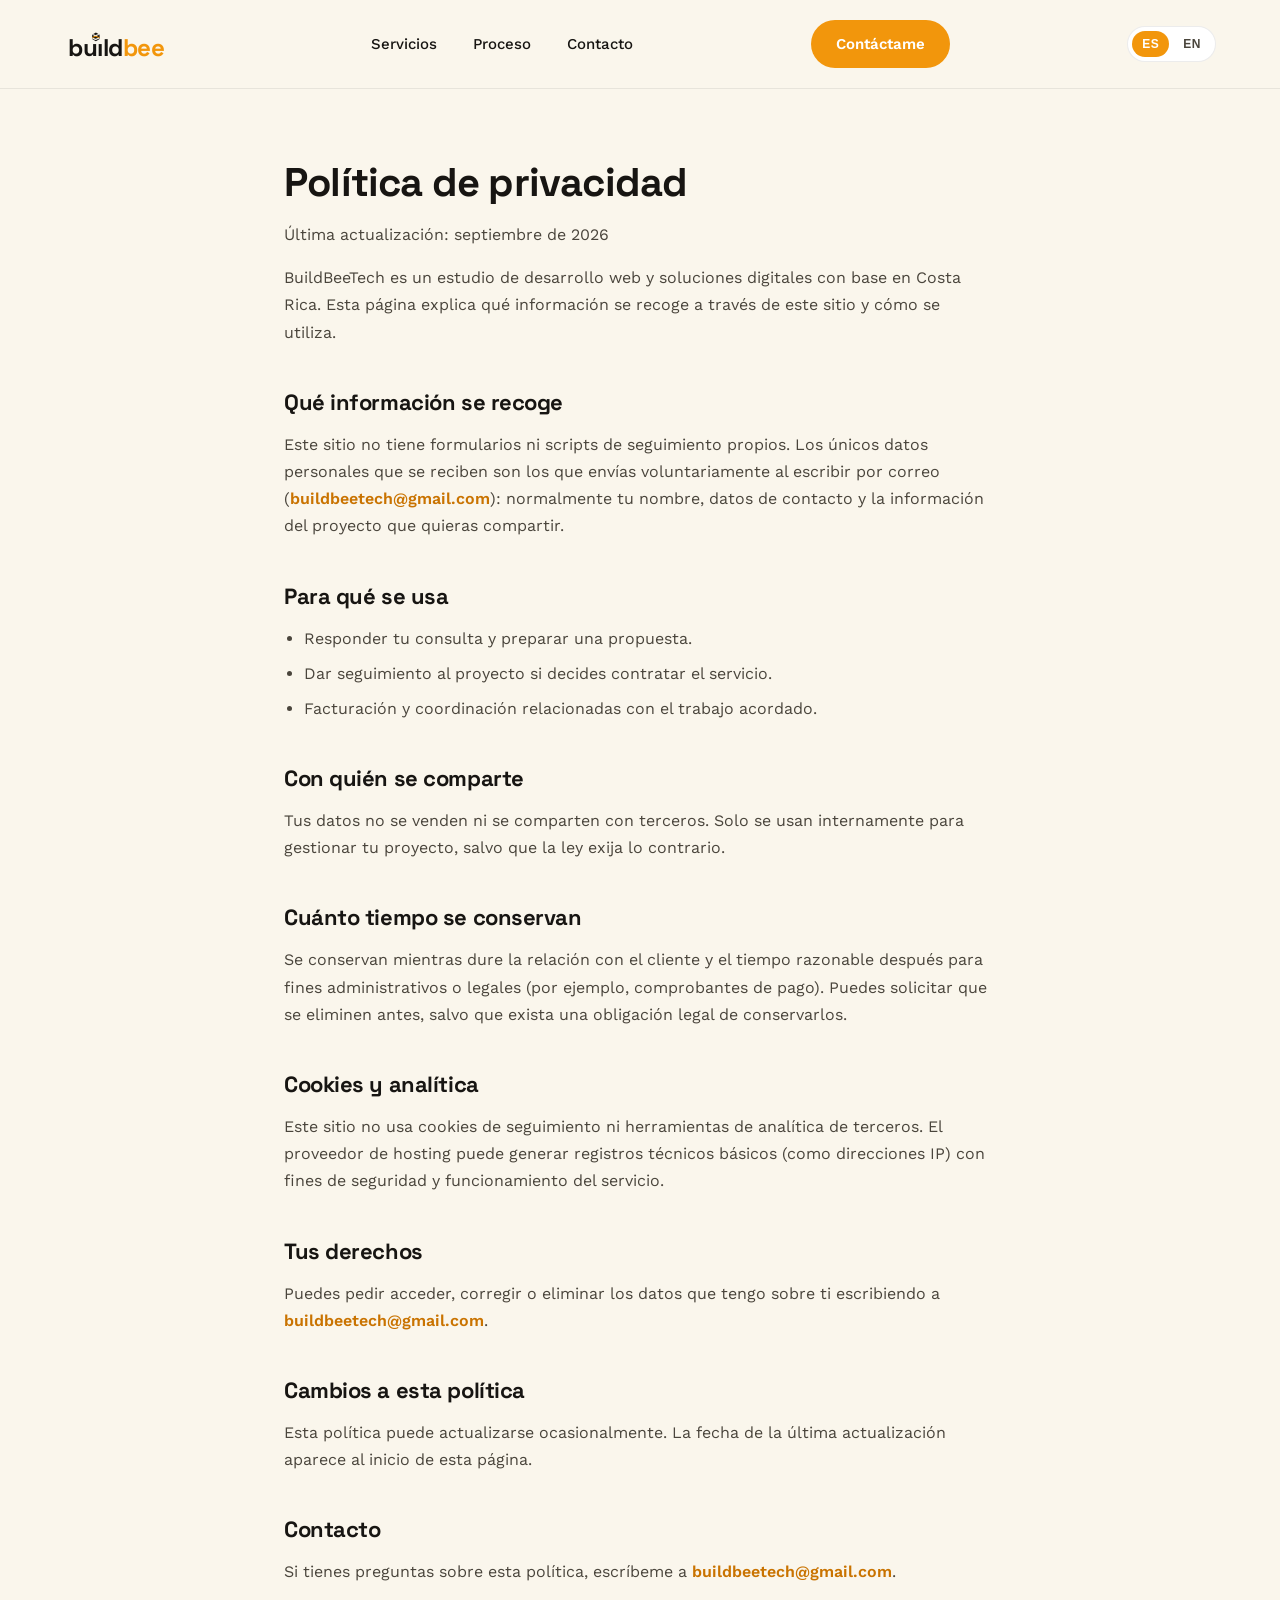
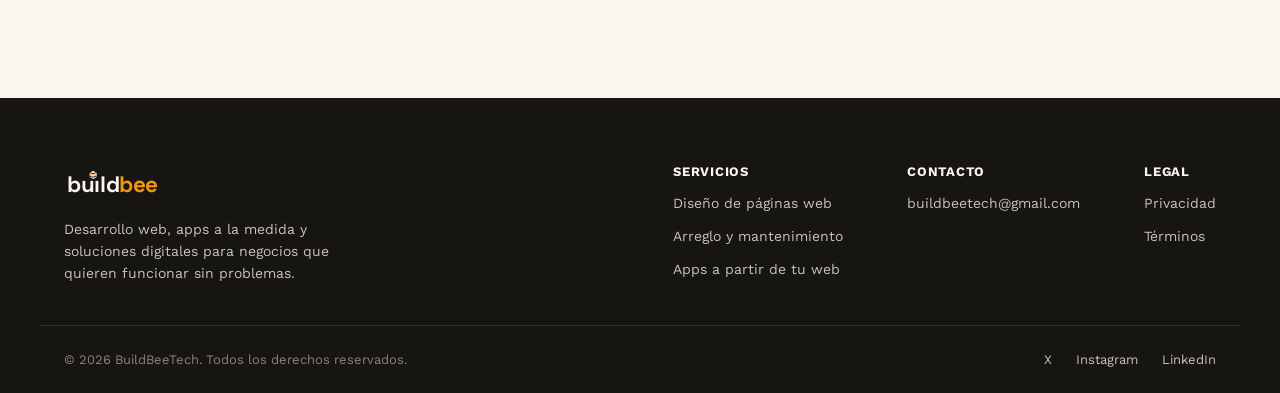
<file: privacidad.html>
<!doctype html>
<html lang="es">
<head>
<meta charset="UTF-8">
<meta name="viewport" content="width=device-width, initial-scale=1.0">
<title>Política de privacidad — BuildBeeTech</title>
<meta name="description" content="Política de privacidad de BuildBeeTech: qué datos se recogen a través de este sitio y cómo se usan.">
<link rel="icon" type="image/svg+xml" href="assets/img/favicon.svg">
<link rel="preconnect" href="https://fonts.googleapis.com">
<link rel="preconnect" href="https://fonts.gstatic.com" crossorigin>
<link rel="stylesheet" href="https://fonts.googleapis.com/css2?family=Space+Grotesk:wght@500;700&family=Work+Sans:wght@400;500;600;700&display=swap">
<link rel="stylesheet" href="assets/css/styles.css">
</head>
<body data-page="privacidad">

<header class="site-header">
  <div class="container nav">
    <a href="index.html" class="logo" aria-label="BuildBeeTech — inicio">
      <svg class="logo-word-mark" width="130" height="43" viewBox="0 0 300 100" fill="none" xmlns="http://www.w3.org/2000/svg" role="img" aria-label="buildbee">
        <defs><clipPath id="hex-nav-dot"><path d="M50,4 L89.8,27 L89.8,73 L50,96 L10.2,73 L10.2,27 Z"/></clipPath></defs>
        <text x="8" y="76" font-family="'Space Grotesk', sans-serif" font-weight="700" font-size="56" letter-spacing="-1" fill="#171512">buıld<tspan fill="#F2960C">bee</tspan></text>
        <g transform="translate(62,21.3) scale(0.22)">
          <path d="M50,4 L89.8,27 L89.8,73 L50,96 L10.2,73 L10.2,27 Z" fill="#171512"/>
          <g clip-path="url(#hex-nav-dot)">
            <path d="M-4,30 Q13,18 30,30 T64,30 T98,30" stroke="#FAF6EC" stroke-width="11" stroke-linecap="round" fill="none"/>
            <path d="M-4,50 Q13,62 30,50 T64,50 T98,50" stroke="#F2960C" stroke-width="11" stroke-linecap="round" fill="none"/>
            <path d="M-4,70 Q13,58 30,70 T64,70 T98,70" stroke="#FAF6EC" stroke-width="11" stroke-linecap="round" fill="none"/>
          </g>
        </g>
      </svg>
    </a>

    <nav class="nav-links" id="nav-links">
      <a href="index.html#servicios">Servicios</a>
      <a href="index.html#proceso">Proceso</a>
      <a href="index.html#contacto">Contacto</a>
    </nav>

    <div class="nav-actions">
      <a href="index.html#contacto" class="btn btn-primary">Contáctame</a>
    </div>



    <div class="lang-switcher" role="group" aria-label="Seleccionar idioma">
      <button type="button" class="lang-btn is-active" data-lang="es" aria-pressed="true">ES</button>
      <button type="button" class="lang-btn" data-lang="en" aria-pressed="false">EN</button>
    </div>
    <button class="nav-toggle" id="nav-toggle" aria-label="Abrir menú" aria-expanded="false" aria-controls="nav-links">
      <span></span><span></span><span></span>
    </button>
  </div>
</header>

<main class="legal-main">
  <div class="container">
    <h1>Política de privacidad</h1>
    <p class="legal-updated">Última actualización: septiembre de 2026</p>

    <p>BuildBeeTech es un estudio de desarrollo web y soluciones digitales con base en Costa Rica. Esta página explica qué información se recoge a través de este sitio y cómo se utiliza.</p>

    <h2>Qué información se recoge</h2>
    <p>Este sitio no tiene formularios ni scripts de seguimiento propios. Los únicos datos personales que se reciben son los que envías voluntariamente al escribir por correo (<a href="mailto:buildbeetech@gmail.com">buildbeetech@gmail.com</a>): normalmente tu nombre, datos de contacto y la información del proyecto que quieras compartir.</p>

    <h2>Para qué se usa</h2>
    <ul>
      <li>Responder tu consulta y preparar una propuesta.</li>
      <li>Dar seguimiento al proyecto si decides contratar el servicio.</li>
      <li>Facturación y coordinación relacionadas con el trabajo acordado.</li>
    </ul>

    <h2>Con quién se comparte</h2>
    <p>Tus datos no se venden ni se comparten con terceros. Solo se usan internamente para gestionar tu proyecto, salvo que la ley exija lo contrario.</p>

    <h2>Cuánto tiempo se conservan</h2>
    <p>Se conservan mientras dure la relación con el cliente y el tiempo razonable después para fines administrativos o legales (por ejemplo, comprobantes de pago). Puedes solicitar que se eliminen antes, salvo que exista una obligación legal de conservarlos.</p>

    <h2>Cookies y analítica</h2>
    <p>Este sitio no usa cookies de seguimiento ni herramientas de analítica de terceros. El proveedor de hosting puede generar registros técnicos básicos (como direcciones IP) con fines de seguridad y funcionamiento del servicio.</p>

    <h2>Tus derechos</h2>
    <p>Puedes pedir acceder, corregir o eliminar los datos que tengo sobre ti escribiendo a <a href="mailto:buildbeetech@gmail.com">buildbeetech@gmail.com</a>.</p>

    <h2>Cambios a esta política</h2>
    <p>Esta política puede actualizarse ocasionalmente. La fecha de la última actualización aparece al inicio de esta página.</p>

    <h2>Contacto</h2>
    <p>Si tienes preguntas sobre esta política, escríbeme a <a href="mailto:buildbeetech@gmail.com">buildbeetech@gmail.com</a>.</p>
  </div>
</main>

<footer class="site-footer">
  <div class="container footer-top">
    <div class="footer-brand">
      <a href="index.html" class="logo" aria-label="BuildBeeTech — inicio">
        <svg class="logo-word-mark" width="120" height="40" viewBox="0 0 300 100" fill="none" xmlns="http://www.w3.org/2000/svg" role="img" aria-label="buildbee">
          <defs><clipPath id="hex-footer-dot"><path d="M50,4 L89.8,27 L89.8,73 L50,96 L10.2,73 L10.2,27 Z"/></clipPath></defs>
          <text x="8" y="76" font-family="'Space Grotesk', sans-serif" font-weight="700" font-size="56" letter-spacing="-1" fill="#FAF6EC">buıld<tspan fill="#F2960C">bee</tspan></text>
          <g transform="translate(62,21.3) scale(0.22)">
            <path d="M50,4 L89.8,27 L89.8,73 L50,96 L10.2,73 L10.2,27 Z" fill="#FAF6EC"/>
            <g clip-path="url(#hex-footer-dot)">
              <path d="M-4,30 Q13,18 30,30 T64,30 T98,30" stroke="#171512" stroke-width="11" stroke-linecap="round" fill="none"/>
              <path d="M-4,50 Q13,62 30,50 T64,50 T98,50" stroke="#F2960C" stroke-width="11" stroke-linecap="round" fill="none"/>
              <path d="M-4,70 Q13,58 30,70 T64,70 T98,70" stroke="#171512" stroke-width="11" stroke-linecap="round" fill="none"/>
            </g>
          </g>
        </svg>
      </a>
      <p>Diseño web, mantenimiento y apps para negocios que quieren funcionar sin problemas.</p>
    </div>
    <div class="footer-columns">
      <div class="footer-col">
        <span class="footer-col-title">Servicios</span>
        <a href="index.html#servicios">Diseño de páginas web</a>
        <a href="index.html#servicios">Arreglo y mantenimiento</a>
        <a href="index.html#servicios">Apps a partir de tu web</a>
      </div>
      <div class="footer-col">
        <span class="footer-col-title">Contacto</span>
        <a href="mailto:buildbeetech@gmail.com">buildbeetech@gmail.com</a>
      </div>
      <div class="footer-col">
        <span class="footer-col-title">Legal</span>
        <a href="privacidad.html">Privacidad</a>
        <a href="terminos.html">Términos</a>
      </div>
    </div>
  </div>
  <div class="container footer-bottom">
    <span>© 2026 BuildBeeTech. Todos los derechos reservados.</span>
    <div class="footer-social">
      <a href="#">X</a>
      <a href="https://www.instagram.com/buildbeetech/" target="_blank" rel="noopener">Instagram</a>
      <a href="#">LinkedIn</a>
    </div>
  </div>
</footer>

<script src="assets/js/main.js"></script>
</body>
</html>
</file>
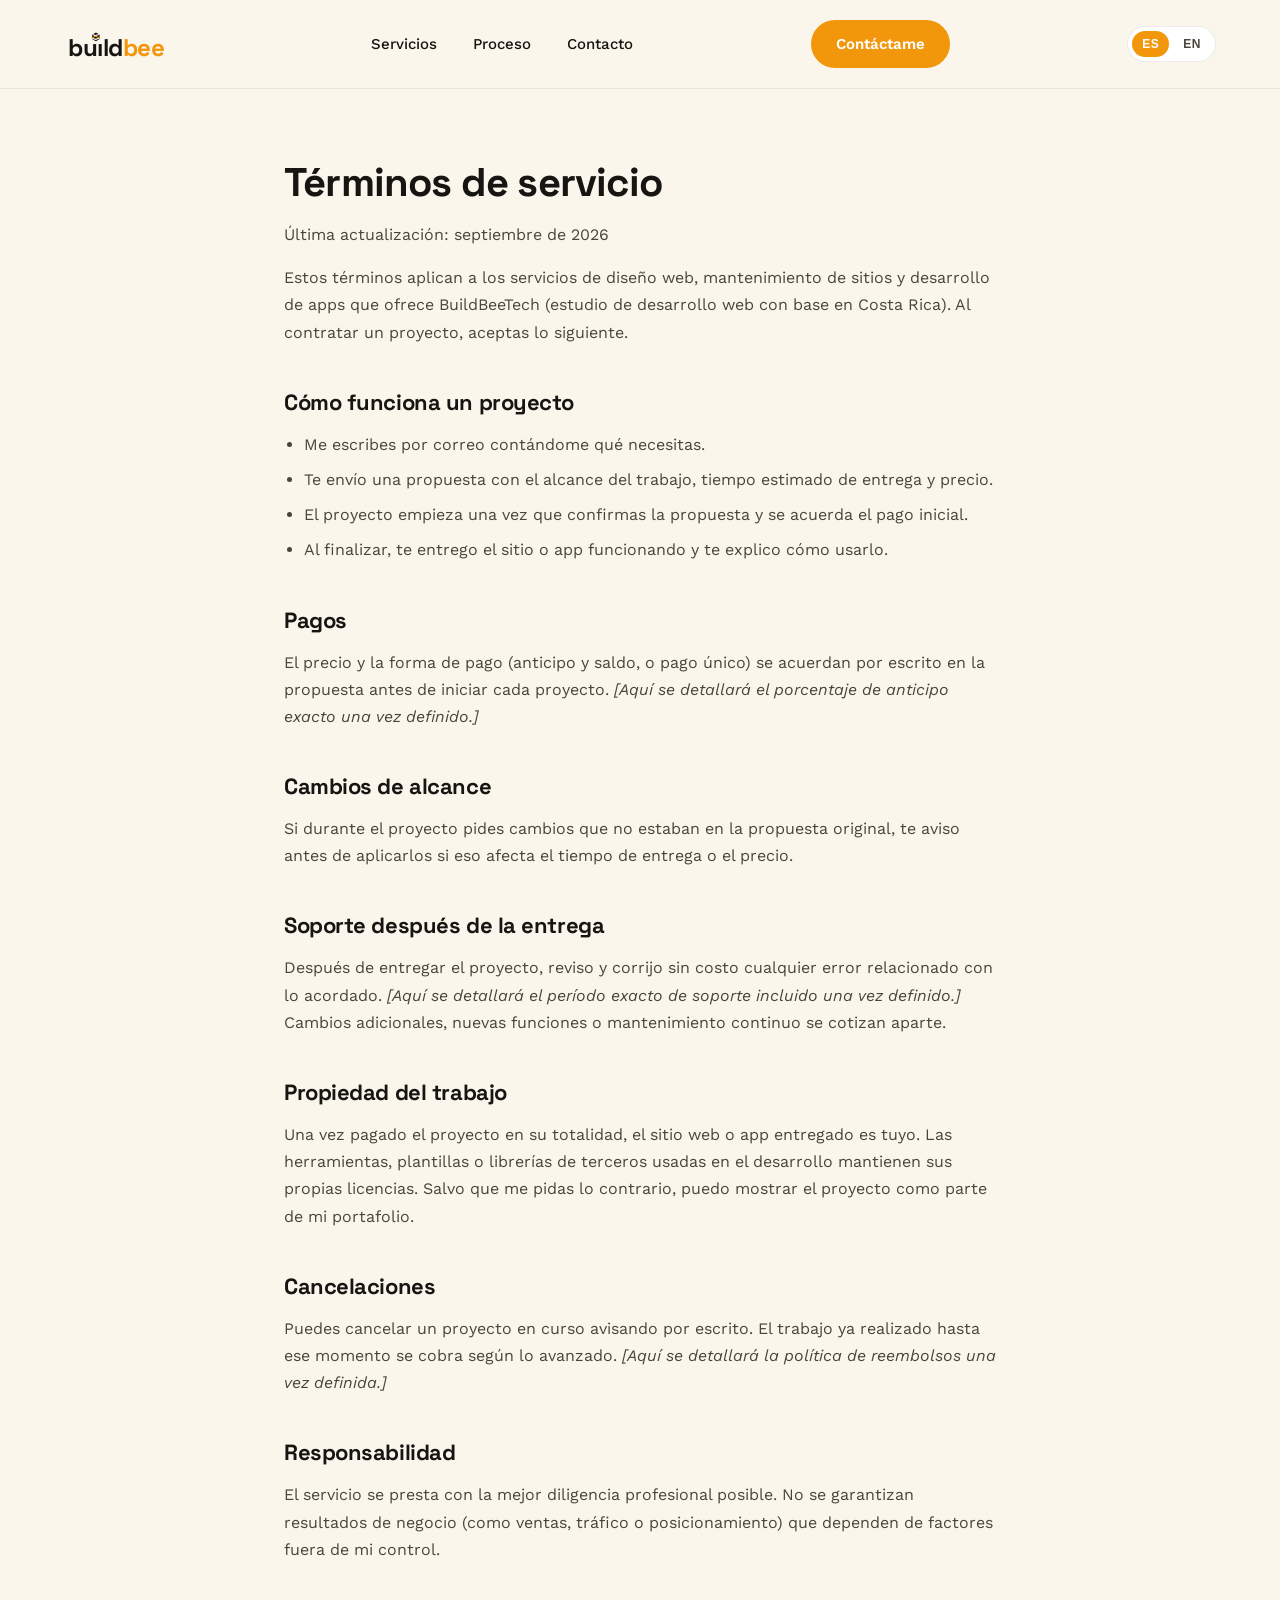
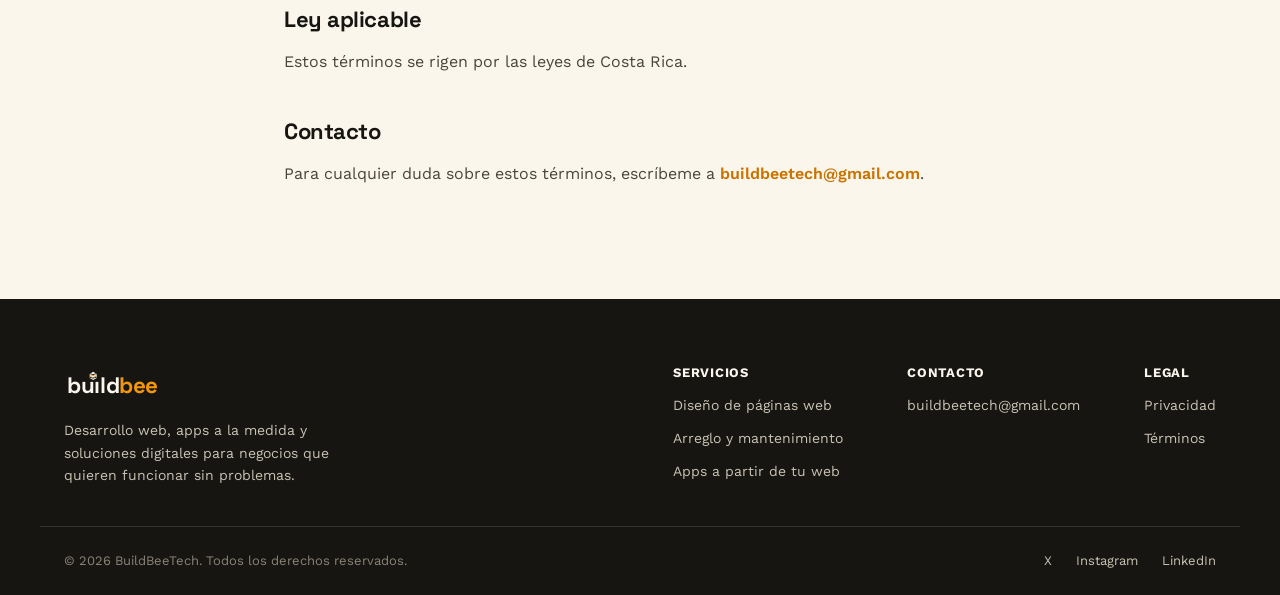
<file: terminos.html>
<!doctype html>
<html lang="es">
<head>
<meta charset="UTF-8">
<meta name="viewport" content="width=device-width, initial-scale=1.0">
<title>Términos de servicio — BuildBeeTech</title>
<meta name="description" content="Términos de servicio de BuildBeeTech: cómo funcionan los proyectos de diseño web, mantenimiento y apps.">
<link rel="icon" type="image/svg+xml" href="assets/img/favicon.svg">
<link rel="preconnect" href="https://fonts.googleapis.com">
<link rel="preconnect" href="https://fonts.gstatic.com" crossorigin>
<link rel="stylesheet" href="https://fonts.googleapis.com/css2?family=Space+Grotesk:wght@500;700&family=Work+Sans:wght@400;500;600;700&display=swap">
<link rel="stylesheet" href="assets/css/styles.css">
</head>
<body data-page="terminos">

<header class="site-header">
  <div class="container nav">
    <a href="index.html" class="logo" aria-label="BuildBeeTech — inicio">
      <svg class="logo-word-mark" width="130" height="43" viewBox="0 0 300 100" fill="none" xmlns="http://www.w3.org/2000/svg" role="img" aria-label="buildbee">
        <defs><clipPath id="hex-nav-dot"><path d="M50,4 L89.8,27 L89.8,73 L50,96 L10.2,73 L10.2,27 Z"/></clipPath></defs>
        <text x="8" y="76" font-family="'Space Grotesk', sans-serif" font-weight="700" font-size="56" letter-spacing="-1" fill="#171512">buıld<tspan fill="#F2960C">bee</tspan></text>
        <g transform="translate(62,21.3) scale(0.22)">
          <path d="M50,4 L89.8,27 L89.8,73 L50,96 L10.2,73 L10.2,27 Z" fill="#171512"/>
          <g clip-path="url(#hex-nav-dot)">
            <path d="M-4,30 Q13,18 30,30 T64,30 T98,30" stroke="#FAF6EC" stroke-width="11" stroke-linecap="round" fill="none"/>
            <path d="M-4,50 Q13,62 30,50 T64,50 T98,50" stroke="#F2960C" stroke-width="11" stroke-linecap="round" fill="none"/>
            <path d="M-4,70 Q13,58 30,70 T64,70 T98,70" stroke="#FAF6EC" stroke-width="11" stroke-linecap="round" fill="none"/>
          </g>
        </g>
      </svg>
    </a>

    <nav class="nav-links" id="nav-links">
      <a href="index.html#servicios">Servicios</a>
      <a href="index.html#proceso">Proceso</a>
      <a href="index.html#contacto">Contacto</a>
    </nav>

    <div class="nav-actions">
      <a href="index.html#contacto" class="btn btn-primary">Contáctame</a>
    </div>



    <div class="lang-switcher" role="group" aria-label="Seleccionar idioma">
      <button type="button" class="lang-btn is-active" data-lang="es" aria-pressed="true">ES</button>
      <button type="button" class="lang-btn" data-lang="en" aria-pressed="false">EN</button>
    </div>
    <button class="nav-toggle" id="nav-toggle" aria-label="Abrir menú" aria-expanded="false" aria-controls="nav-links">
      <span></span><span></span><span></span>
    </button>
  </div>
</header>

<main class="legal-main">
  <div class="container">
    <h1>Términos de servicio</h1>
    <p class="legal-updated">Última actualización: septiembre de 2026</p>

    <p>Estos términos aplican a los servicios de diseño web, mantenimiento de sitios y desarrollo de apps que ofrece BuildBeeTech (estudio de desarrollo web con base en Costa Rica). Al contratar un proyecto, aceptas lo siguiente.</p>

    <h2>Cómo funciona un proyecto</h2>
    <ul>
      <li>Me escribes por correo contándome qué necesitas.</li>
      <li>Te envío una propuesta con el alcance del trabajo, tiempo estimado de entrega y precio.</li>
      <li>El proyecto empieza una vez que confirmas la propuesta y se acuerda el pago inicial.</li>
      <li>Al finalizar, te entrego el sitio o app funcionando y te explico cómo usarlo.</li>
    </ul>

    <h2>Pagos</h2>
    <p>El precio y la forma de pago (anticipo y saldo, o pago único) se acuerdan por escrito en la propuesta antes de iniciar cada proyecto. <em>[Aquí se detallará el porcentaje de anticipo exacto una vez definido.]</em></p>

    <h2>Cambios de alcance</h2>
    <p>Si durante el proyecto pides cambios que no estaban en la propuesta original, te aviso antes de aplicarlos si eso afecta el tiempo de entrega o el precio.</p>

    <h2>Soporte después de la entrega</h2>
    <p>Después de entregar el proyecto, reviso y corrijo sin costo cualquier error relacionado con lo acordado. <em>[Aquí se detallará el período exacto de soporte incluido una vez definido.]</em> Cambios adicionales, nuevas funciones o mantenimiento continuo se cotizan aparte.</p>

    <h2>Propiedad del trabajo</h2>
    <p>Una vez pagado el proyecto en su totalidad, el sitio web o app entregado es tuyo. Las herramientas, plantillas o librerías de terceros usadas en el desarrollo mantienen sus propias licencias. Salvo que me pidas lo contrario, puedo mostrar el proyecto como parte de mi portafolio.</p>

    <h2>Cancelaciones</h2>
    <p>Puedes cancelar un proyecto en curso avisando por escrito. El trabajo ya realizado hasta ese momento se cobra según lo avanzado. <em>[Aquí se detallará la política de reembolsos una vez definida.]</em></p>

    <h2>Responsabilidad</h2>
    <p>El servicio se presta con la mejor diligencia profesional posible. No se garantizan resultados de negocio (como ventas, tráfico o posicionamiento) que dependen de factores fuera de mi control.</p>

    <h2>Ley aplicable</h2>
    <p>Estos términos se rigen por las leyes de Costa Rica.</p>

    <h2>Contacto</h2>
    <p>Para cualquier duda sobre estos términos, escríbeme a <a href="mailto:buildbeetech@gmail.com">buildbeetech@gmail.com</a>.</p>
  </div>
</main>

<footer class="site-footer">
  <div class="container footer-top">
    <div class="footer-brand">
      <a href="index.html" class="logo" aria-label="BuildBeeTech — inicio">
        <svg class="logo-word-mark" width="120" height="40" viewBox="0 0 300 100" fill="none" xmlns="http://www.w3.org/2000/svg" role="img" aria-label="buildbee">
          <defs><clipPath id="hex-footer-dot"><path d="M50,4 L89.8,27 L89.8,73 L50,96 L10.2,73 L10.2,27 Z"/></clipPath></defs>
          <text x="8" y="76" font-family="'Space Grotesk', sans-serif" font-weight="700" font-size="56" letter-spacing="-1" fill="#FAF6EC">buıld<tspan fill="#F2960C">bee</tspan></text>
          <g transform="translate(62,21.3) scale(0.22)">
            <path d="M50,4 L89.8,27 L89.8,73 L50,96 L10.2,73 L10.2,27 Z" fill="#FAF6EC"/>
            <g clip-path="url(#hex-footer-dot)">
              <path d="M-4,30 Q13,18 30,30 T64,30 T98,30" stroke="#171512" stroke-width="11" stroke-linecap="round" fill="none"/>
              <path d="M-4,50 Q13,62 30,50 T64,50 T98,50" stroke="#F2960C" stroke-width="11" stroke-linecap="round" fill="none"/>
              <path d="M-4,70 Q13,58 30,70 T64,70 T98,70" stroke="#171512" stroke-width="11" stroke-linecap="round" fill="none"/>
            </g>
          </g>
        </svg>
      </a>
      <p>Diseño web, mantenimiento y apps para negocios que quieren funcionar sin problemas.</p>
    </div>
    <div class="footer-columns">
      <div class="footer-col">
        <span class="footer-col-title">Servicios</span>
        <a href="index.html#servicios">Diseño de páginas web</a>
        <a href="index.html#servicios">Arreglo y mantenimiento</a>
        <a href="index.html#servicios">Apps a partir de tu web</a>
      </div>
      <div class="footer-col">
        <span class="footer-col-title">Contacto</span>
        <a href="mailto:buildbeetech@gmail.com">buildbeetech@gmail.com</a>
      </div>
      <div class="footer-col">
        <span class="footer-col-title">Legal</span>
        <a href="privacidad.html">Privacidad</a>
        <a href="terminos.html">Términos</a>
      </div>
    </div>
  </div>
  <div class="container footer-bottom">
    <span>© 2026 BuildBeeTech. Todos los derechos reservados.</span>
    <div class="footer-social">
      <a href="#">X</a>
      <a href="https://www.instagram.com/buildbeetech/" target="_blank" rel="noopener">Instagram</a>
      <a href="#">LinkedIn</a>
    </div>
  </div>
</footer>

<script src="assets/js/main.js"></script>
</body>
</html>
</file>
<file: assets/css/styles.css>
/* buildbee — design tokens */
:root {
  --cream: #FAF6EC;
  --white: #FFFFFF;
  --panel: #F5F2E9;
  --ink: #171512;
  --muted: #4A453C;
  --muted-2: #8A8377;
  --line: rgba(23, 21, 18, 0.08);
  --line-dark: rgba(250, 246, 236, 0.12);
  --orange: #F2960C;
  --orange-dark: #C97300;
  --yellow: #F5B700;

  --font-display: 'Space Grotesk', sans-serif;
  --font-body: 'Work Sans', sans-serif;

  --container: 1200px;
}

* { box-sizing: border-box; }

html { scroll-behavior: smooth; }

body {
  margin: 0;
  font-family: var(--font-body);
  color: var(--ink);
  background: var(--cream);
  line-height: 1.5;
}

h1, h2, h3 {
  font-family: var(--font-display);
  font-weight: 700;
  letter-spacing: -0.02em;
  margin: 0;
}

p { margin: 0; }

a { color: inherit; text-decoration: none; }

img, svg { display: block; max-width: 100%; }

.container {
  width: 100%;
  max-width: var(--container);
  margin: 0 auto;
  padding: 0 24px;
}

/* Buttons */
.btn {
  display: inline-flex;
  align-items: center;
  gap: 8px;
  justify-content: center;
  border-radius: 999px;
  font-weight: 600;
  font-size: 15px;
  padding: 12px 24px;
  border: 1px solid transparent;
  cursor: pointer;
  white-space: nowrap;
}

.btn-lg { padding: 16px 28px; font-size: 16px; }

.btn-primary { background: var(--orange); color: var(--white); }
.btn-primary:hover { background: var(--orange-dark); }

.btn-ghost { background: transparent; color: var(--ink); padding-left: 8px; padding-right: 8px; }

/* Header */
.site-header {
  position: sticky;
  top: 0;
  z-index: 50;
  background: var(--cream);
  border-bottom: 1px solid var(--line);
}

.nav {
  height: 88px;
  display: flex;
  align-items: center;
  justify-content: space-between;
  gap: 24px;
}

.logo {
  display: flex;
  align-items: center;
  gap: 10px;
  flex-shrink: 0;
}

.logo-word-mark { display: block; }

.nav-links {
  display: flex;
  align-items: center;
  gap: 36px;
  font-size: 15px;
  font-weight: 500;
}

.nav-actions {
  display: flex;
  align-items: center;
  gap: 18px;
  flex-shrink: 0;
}

.nav-toggle {
  display: none;
  flex-direction: column;
  justify-content: center;
  gap: 5px;
  width: 36px;
  height: 36px;
  background: none;
  border: none;
  cursor: pointer;
  padding: 0;
}

.nav-toggle span {
  display: block;
  width: 100%;
  height: 2px;
  background: var(--ink);
  border-radius: 2px;
}

.lang-switcher {
  display: inline-flex;
  align-items: center;
  gap: 4px;
  background: var(--white);
  border: 1px solid var(--line);
  border-radius: 999px;
  padding: 4px;
  flex-shrink: 0;
}

.lang-btn {
  border: none;
  background: transparent;
  color: var(--muted);
  font-size: 12px;
  font-weight: 700;
  letter-spacing: 0.04em;
  border-radius: 999px;
  padding: 6px 10px;
  cursor: pointer;
}

.lang-btn.is-active {
  background: var(--orange);
  color: var(--white);
}

.lang-btn:focus-visible {
  outline: 2px solid var(--orange);
  outline-offset: 2px;
}

/* Hero */
.hero { padding: 72px 0; }

.hero-grid {
  display: grid;
  grid-template-columns: 1fr 1fr;
  gap: 64px;
  align-items: center;
}

.hero-copy { display: flex; flex-direction: column; gap: 24px; }

.badge {
  display: inline-flex;
  align-self: flex-start;
  align-items: center;
  gap: 8px;
  background: var(--white);
  border: 1px solid var(--line);
  padding: 8px 16px;
  border-radius: 999px;
  font-size: 13px;
  font-weight: 600;
  color: #8A6D1F;
}

.badge .dot {
  width: 8px;
  height: 8px;
  border-radius: 50%;
  background: var(--yellow);
}

.hero-copy h1 { font-size: 52px; line-height: 1.1; }

.lead { font-size: 18px; line-height: 1.6; color: var(--muted); max-width: 480px; }

.hero-actions { display: flex; gap: 16px; align-items: center; flex-wrap: wrap; }

.hero-chips {
  list-style: none;
  margin: 0;
  padding: 0;
  display: flex;
  flex-wrap: wrap;
  gap: 10px;
}

.hero-chips li {
  font-size: 13px;
  font-weight: 600;
  color: var(--muted);
  background: var(--white);
  border: 1px solid var(--line);
  border-radius: 999px;
  padding: 6px 14px;
}

.fine-print { font-size: 13px; color: var(--muted-2); }

.hero-panel {
  width: 100%;
  max-width: 460px;
  background: var(--white);
  border: 1px solid var(--line);
  border-radius: 24px;
  padding: 40px;
  box-shadow: 0 30px 60px rgba(23, 21, 18, 0.1);
  display: flex;
  flex-direction: column;
  gap: 4px;
}

.hero-panel-eyebrow {
  font-size: 13px;
  font-weight: 700;
  text-transform: uppercase;
  letter-spacing: 0.06em;
  color: var(--orange-dark);
}

.hero-panel-title {
  font-family: var(--font-display);
  font-size: 25px;
  line-height: 1.3;
  margin: 8px 0 20px;
}

.hero-panel-list { display: flex; flex-direction: column; }

.hero-panel-item {
  display: flex;
  align-items: flex-start;
  gap: 18px;
  padding: 18px 0;
}

.hero-panel-icon {
  flex-shrink: 0;
  width: 56px;
  height: 56px;
  border-radius: 50%;
  background: var(--cream);
  display: flex;
  align-items: center;
  justify-content: center;
}

.hero-panel-item-title {
  display: block;
  font-family: var(--font-display);
  font-weight: 700;
  font-size: 17px;
  margin-bottom: 4px;
}

.hero-panel-item-desc {
  margin: 0;
  font-size: 14px;
  line-height: 1.5;
  color: var(--muted);
}

.hero-panel-divider { height: 1px; background: var(--line); }

.hero-panel-link {
  margin-top: 16px;
  align-self: flex-start;
  font-size: 14px;
  font-weight: 600;
  color: var(--orange-dark);
}

/* Portfolio */
.portfolio { padding: 96px 0; }

.portfolio-grid {
  display: grid;
  grid-template-columns: repeat(2, 1fr);
  gap: 32px;
}

.portfolio-tile {
  background: var(--white);
  border: 1px solid var(--line);
  border-radius: 20px;
  overflow: hidden;
  display: flex;
  flex-direction: column;
  transition: transform 0.2s ease, box-shadow 0.2s ease;
}

.portfolio-tile:hover {
  transform: translateY(-4px);
  box-shadow: 0 24px 48px rgba(23, 21, 18, 0.12);
}

.portfolio-tile-media {
  display: block;
  background: var(--panel);
  height: 240px;
  overflow: hidden;
}

.portfolio-tile-media img { width: 100%; height: 100%; object-fit: cover; object-position: top; }

.portfolio-placeholder {
  display: flex;
  align-items: center;
  justify-content: center;
  background-image: url("data:image/svg+xml,%3Csvg width='60' height='60' viewBox='0 0 60 60' xmlns='http://www.w3.org/2000/svg'%3E%3Cg fill='none' fill-rule='evenodd'%3E%3Cg fill='%23E68A00' fill-opacity='0.07'%3E%3Cpath d='M30 0l25.98 15v30L30 60 4.02 45V15z'/%3E%3C/g%3E%3C/g%3E%3C/svg%3E");
}

.portfolio-tile-body {
  padding: 28px;
  display: flex;
  flex-direction: column;
  gap: 12px;
  flex: 1;
}

.portfolio-tile-body h3 { font-family: var(--font-display); font-size: 22px; }
.portfolio-tile-body p { font-size: 15px; line-height: 1.6; color: var(--muted); }

.portfolio-card {
  display: flex;
  background: var(--white);
  border: 1px solid var(--line);
  border-radius: 20px;
  overflow: hidden;
}

.portfolio-media {
  flex: 1;
  min-width: 0;
  background: var(--panel);
}

.portfolio-media img { width: 100%; height: 100%; object-fit: cover; object-position: top; }

.portfolio-body {
  flex: 1;
  padding: 40px;
  display: flex;
  flex-direction: column;
  gap: 14px;
  justify-content: center;
}

.portfolio-tag {
  font-size: 12px;
  font-weight: 700;
  text-transform: uppercase;
  letter-spacing: 0.06em;
  color: var(--orange-dark);
}

.portfolio-body h3 { font-family: var(--font-display); font-size: 24px; }
.portfolio-body p { font-size: 15px; line-height: 1.6; color: var(--muted); }

.portfolio-links { display: flex; gap: 12px; margin-top: 8px; flex-wrap: wrap; }

/* About */
.about { padding: 96px 0; }

.eyebrow {
  font-size: 12px;
  font-weight: 700;
  text-transform: uppercase;
  letter-spacing: 0.06em;
  color: var(--orange-dark);
}

.about-inner {
  max-width: 640px;
  margin: 0 auto;
  text-align: center;
  display: flex;
  flex-direction: column;
  align-items: center;
  gap: 12px;
}

.about-inner h2 { font-size: 28px; }
.about-inner p { font-size: 16px; line-height: 1.7; color: var(--muted); }
.about-inner p a { color: var(--orange-dark); font-weight: 600; }

/* Contact */
.contact {
  background: var(--white);
  border-top: 1px solid var(--line);
  border-bottom: 1px solid var(--line);
  padding: 96px 0;
}

.contact-inner {
  display: flex;
  flex-direction: column;
  align-items: center;
  gap: 16px;
  text-align: center;
}

.contact-inner h2 { font-size: 34px; }
.contact-inner p { font-size: 17px; color: var(--muted); }

.contact-methods {
  display: flex;
  flex-wrap: wrap;
  justify-content: center;
  gap: 20px;
  margin-top: 24px;
}

.contact-card {
  display: flex;
  flex-direction: column;
  gap: 6px;
  min-width: 220px;
  background: var(--cream);
  border: 1px solid var(--line);
  border-radius: 16px;
  padding: 20px 28px;
}

.contact-card:hover { border-color: var(--orange); }

.contact-label {
  font-size: 12px;
  font-weight: 700;
  text-transform: uppercase;
  letter-spacing: 0.06em;
  color: var(--muted-2);
}

.contact-value {
  font-family: var(--font-display);
  font-weight: 700;
  font-size: 19px;
  color: var(--ink);
}

/* Section head */
.section-head {
  text-align: center;
  display: flex;
  flex-direction: column;
  gap: 16px;
  align-items: center;
  max-width: 600px;
  margin: 0 auto 56px;
}

.section-head h2 { font-size: 34px; }
.section-head p { font-size: 17px; color: var(--muted); }

/* Features */
.features, .how-it-works { padding: 96px 0; }

.how-it-works {
  background: var(--white);
  border-top: 1px solid var(--line);
  border-bottom: 1px solid var(--line);
}

.features-grid, .steps-grid {
  display: grid;
  grid-template-columns: repeat(3, 1fr);
  gap: 32px;
}

.card {
  background: var(--white);
  border: 1px solid var(--line);
  border-radius: 16px;
  padding: 32px;
  display: flex;
  flex-direction: column;
  gap: 18px;
}

.card h3 { font-size: 20px; }
.card p { font-size: 15px; line-height: 1.6; color: var(--muted); }

.card-icon {
  width: 56px;
  height: 56px;
  border-radius: 16px;
  background: var(--cream);
  border: 1px solid var(--line);
  display: flex;
  align-items: center;
  justify-content: center;
}

.card-list {
  list-style: none;
  margin: 0;
  padding: 0;
  display: flex;
  flex-direction: column;
  gap: 10px;
}

.card-list li {
  position: relative;
  padding-left: 24px;
  font-size: 14px;
  line-height: 1.5;
  color: var(--muted);
}

.card-list li::before {
  content: "✓";
  position: absolute;
  left: 0;
  top: 0;
  font-weight: 700;
  color: var(--orange-dark);
}

/* Estimator (cotizador interactivo) */
.estimator {
  padding: 96px 0;
  background: var(--ink);
}

.estimator .section-head h2 { color: var(--cream); }
.estimator .section-head p { color: #C9C3B4; }

.estimator-card {
  display: grid;
  grid-template-columns: 1.6fr 1fr;
  gap: 32px;
  align-items: start;
}

.estimator-options { display: flex; flex-direction: column; gap: 32px; }

.estimator-fieldset {
  border: none;
  margin: 0;
  padding: 0;
  min-width: 0;
}

.estimator-fieldset legend {
  font-family: var(--font-display);
  font-weight: 700;
  font-size: 16px;
  color: var(--cream);
  margin-bottom: 16px;
  padding: 0;
}

.estimator-fieldset legend small {
  font-family: var(--font-body);
  font-weight: 500;
  font-size: 13px;
  color: var(--muted-2);
}

.option-grid {
  display: grid;
  grid-template-columns: repeat(2, 1fr);
  gap: 14px;
}

.option-card input {
  position: absolute;
  opacity: 0;
  pointer-events: none;
}

.option-card { position: relative; display: block; cursor: pointer; }

.option-inner {
  display: flex;
  flex-direction: column;
  gap: 6px;
  background: rgba(250, 246, 236, 0.04);
  border: 1px solid var(--line-dark);
  border-radius: 14px;
  padding: 18px;
  transition: border-color 0.15s ease, background 0.15s ease, transform 0.15s ease;
}

.option-inner strong { font-size: 15px; color: var(--cream); }
.option-inner small { font-size: 13px; line-height: 1.45; color: #C9C3B4; }

.option-meta {
  font-style: normal;
  font-size: 12px;
  font-weight: 700;
  color: var(--yellow);
}

.option-check {
  position: absolute;
  top: 16px;
  right: 16px;
  width: 18px;
  height: 18px;
  border-radius: 50%;
  border: 2px solid rgba(250, 246, 236, 0.3);
  transition: border-color 0.15s ease, background 0.15s ease;
}

.option-card:hover .option-inner { border-color: rgba(242, 150, 12, 0.5); }

.option-card input:checked + .option-inner {
  border-color: var(--orange);
  background: rgba(242, 150, 12, 0.1);
  transform: translateY(-1px);
}

.option-card input:checked + .option-inner .option-check {
  border-color: var(--orange);
  background: var(--orange);
  box-shadow: inset 0 0 0 3px var(--ink);
}

.option-card input:focus-visible + .option-inner {
  outline: 2px solid var(--orange);
  outline-offset: 2px;
}

.urgency-grid {
  display: grid;
  grid-template-columns: repeat(2, 1fr);
  gap: 14px;
}

.urgency-card { position: relative; display: block; cursor: pointer; }
.urgency-card input { position: absolute; opacity: 0; pointer-events: none; }

.urgency-card .option-inner { flex-direction: row; align-items: baseline; gap: 10px; flex-wrap: wrap; }
.urgency-card .option-inner small { flex-basis: 100%; }

.urgency-card input:checked + .option-inner {
  border-color: var(--orange);
  background: rgba(242, 150, 12, 0.1);
}

.urgency-card input:focus-visible + .option-inner {
  outline: 2px solid var(--orange);
  outline-offset: 2px;
}

.estimator-summary {
  position: sticky;
  top: 112px;
  background: var(--white);
  border-radius: 20px;
  padding: 32px;
  display: flex;
  flex-direction: column;
  gap: 12px;
  box-shadow: 0 30px 60px rgba(0, 0, 0, 0.35);
}

.summary-eyebrow {
  font-size: 12px;
  font-weight: 700;
  text-transform: uppercase;
  letter-spacing: 0.06em;
  color: var(--orange-dark);
}

.summary-price {
  font-family: var(--font-display);
  font-weight: 700;
  font-size: 36px;
  line-height: 1.1;
  letter-spacing: -0.02em;
  color: var(--ink);
}

.summary-list {
  list-style: none;
  margin: 8px 0 0;
  padding: 16px 0 0;
  border-top: 1px dashed var(--line);
  display: flex;
  flex-direction: column;
  gap: 8px;
}

.summary-list li { font-size: 13px; color: var(--muted); }
.summary-list li::before { content: "• "; color: var(--orange); font-weight: 700; }

.summary-note { font-size: 12px; line-height: 1.5; color: var(--muted-2); }

.summary-cta { width: 100%; margin-top: 8px; }

.summary-price.is-updated { animation: price-pop 0.35s ease; }

@keyframes price-pop {
  0% { transform: scale(0.96); opacity: 0.6; }
  60% { transform: scale(1.02); }
  100% { transform: scale(1); opacity: 1; }
}

.step { display: flex; flex-direction: column; gap: 16px; }

.step-number {
  width: 44px;
  height: 44px;
  border-radius: 50%;
  background: var(--ink);
  color: var(--cream);
  display: flex;
  align-items: center;
  justify-content: center;
  font-family: var(--font-display);
  font-weight: 700;
  font-size: 17px;
}

.step-number-accent { background: var(--orange); color: var(--white); }

.step h3 { font-size: 20px; }
.step p { font-size: 15px; line-height: 1.6; color: var(--muted); }

/* Footer */
.site-footer { background: var(--ink); padding: 64px 0 0; }

.footer-top {
  display: flex;
  justify-content: space-between;
  gap: 48px;
  flex-wrap: wrap;
  padding-bottom: 40px;
}

.footer-brand { display: flex; flex-direction: column; gap: 16px; max-width: 280px; }

.footer-brand p { font-size: 14px; line-height: 1.6; color: #C9C3B4; }

.footer-columns { display: flex; gap: 64px; flex-wrap: wrap; }

.footer-col { display: flex; flex-direction: column; gap: 12px; }

.footer-col-title {
  font-size: 13px;
  font-weight: 700;
  color: var(--cream);
  text-transform: uppercase;
  letter-spacing: 0.06em;
}

.footer-col a { font-size: 14px; color: #C9C3B4; }
.footer-col a:hover { color: var(--cream); }

.footer-bottom {
  border-top: 1px solid var(--line-dark);
  display: flex;
  justify-content: space-between;
  align-items: center;
  flex-wrap: wrap;
  gap: 16px;
  padding: 24px 24px;
}

.footer-bottom span { font-size: 13px; color: var(--muted-2); }

.footer-social { display: flex; gap: 24px; }
.footer-social a { font-size: 13px; color: #C9C3B4; }
.footer-social a:hover { color: var(--cream); }

/* Legal pages */
.legal-main { padding: 64px 0 96px; }

.legal-main .container { max-width: 760px; }

.legal-main h1 { font-size: 40px; margin: 0 0 8px; }

.legal-updated { font-size: 14px; color: var(--muted-2); margin: 0 0 40px; }

.legal-main h2 { font-family: var(--font-display); font-size: 22px; margin: 40px 0 12px; }

.legal-main p { font-size: 16px; line-height: 1.7; color: var(--muted); margin: 0 0 16px; }

.legal-main a { color: var(--orange-dark); font-weight: 600; }

.legal-main ul {
  margin: 0 0 16px;
  padding-left: 20px;
  display: flex;
  flex-direction: column;
  gap: 8px;
}

.legal-main li { font-size: 16px; line-height: 1.7; color: var(--muted); }

/* Responsive */
@media (max-width: 960px) {
  .hero-grid { grid-template-columns: 1fr; }
  .hero-visual { order: -1; }
  .features-grid, .steps-grid { grid-template-columns: 1fr; }
  .portfolio-grid { grid-template-columns: 1fr; }
  .estimator-card { grid-template-columns: 1fr; }
  .estimator-summary { position: static; }
}

@media (max-width: 860px) {
  .nav-links, .nav-actions { display: none; }

  .nav-toggle { display: flex; }

  .site-header.open .nav-links,
  .site-header.open .nav-actions {
    display: flex;
  }

  .site-header.open .nav {
    flex-wrap: wrap;
    height: auto;
    padding: 20px 24px;
  }

  .site-header.open .nav-links {
    flex-direction: column;
    align-items: flex-start;
    width: 100%;
    gap: 20px;
    order: 3;
    padding-top: 16px;
    border-top: 1px solid var(--line);
    margin-top: 16px;
  }

  .site-header.open .nav-actions {
    order: 2;
    margin-left: auto;
  }

  .lang-switcher {
    margin-left: auto;
  }
}

@media (max-width: 860px) {
  .portfolio-card { flex-direction: column; }
  .portfolio-media { height: 220px; }
}

@media (max-width: 640px) {
  .hero-copy h1 { font-size: 38px; }
  .hero-panel { padding: 28px; }
  .section-head h2 { font-size: 28px; }
  .footer-top { flex-direction: column; }
  .footer-columns { gap: 32px; }
  .option-grid, .urgency-grid { grid-template-columns: 1fr; }
  .summary-price { font-size: 30px; }
  .estimator { padding: 72px 0; }
  .hero-actions .btn { flex: 1 1 auto; }
}
</file>
